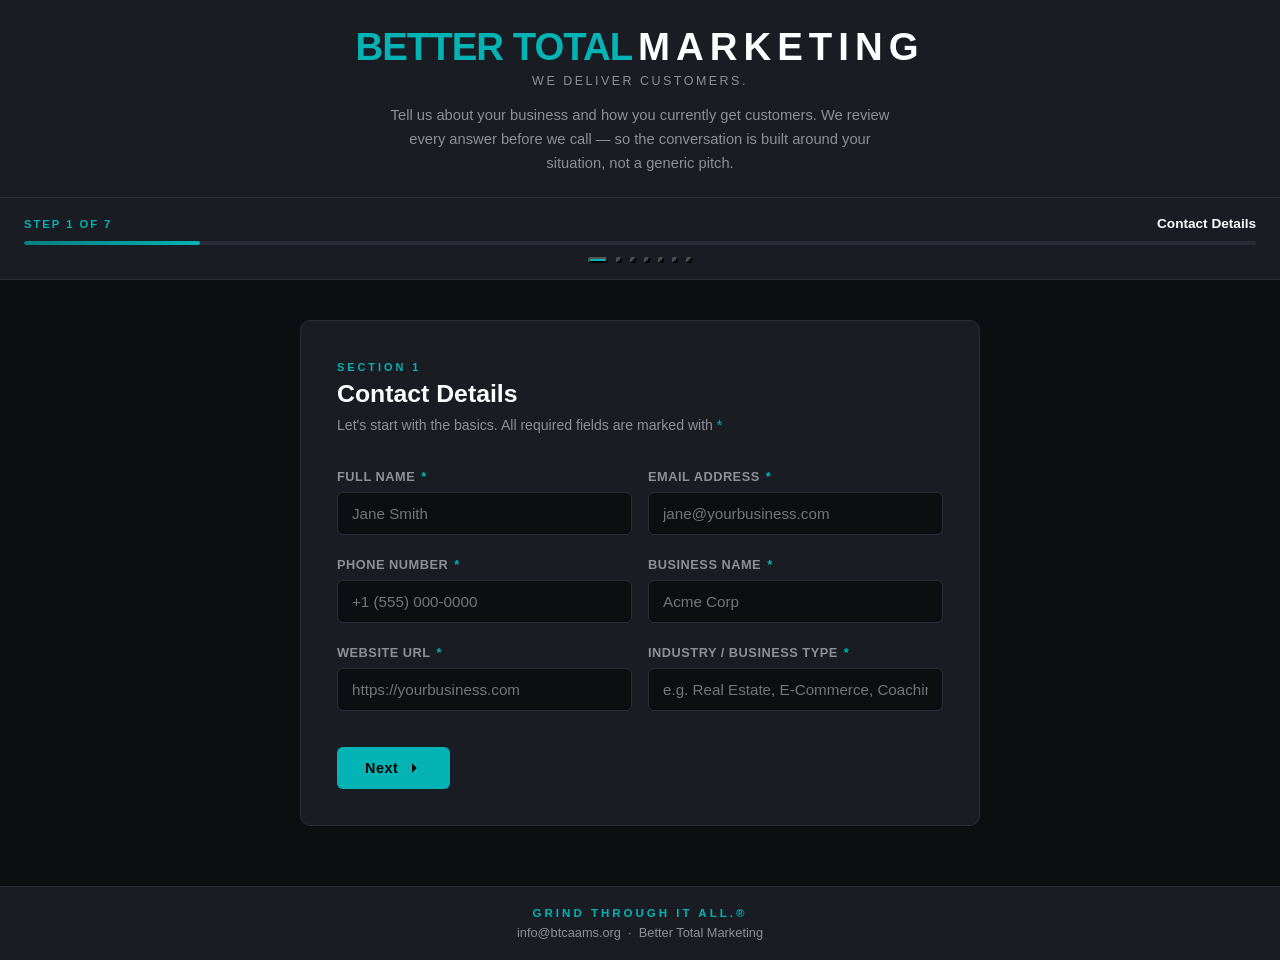
<file: questionnaire.html>
<!DOCTYPE html>
<html lang="en">
<head>
  <meta charset="UTF-8" />
  <meta name="viewport" content="width=device-width, initial-scale=1.0" />
  <title>AI Audit Intake Form — BTC Media</title>
  <style>
    *, *::before, *::after { box-sizing: border-box; margin: 0; padding: 0; }

    :root {
      --bg:        #0d0e12;
      --card:      #1a1c24;
      --border:    #2a2c38;
      --teal:      #04b3b4;
      --teal-dim:  #037e7f;
      --white:     #fcfeff;
      --muted:     #8e8f98;
      --red:       #e05252;
      --green:     #2ecc71;
      --font:      'Segoe UI', Arial, sans-serif;
      --radius:    10px;
      --transition: 0.32s cubic-bezier(0.4, 0, 0.2, 1);
    }

    html { scroll-behavior: smooth; }

    body {
      background: var(--bg);
      color: var(--white);
      font-family: var(--font);
      min-height: 100vh;
      display: flex;
      flex-direction: column;
    }

    /* ── HEADER ─────────────────────────────────────── */
    .site-header {
      background: var(--card);
      border-bottom: 1px solid var(--border);
      padding: 28px 24px 22px;
      text-align: center;
    }

    .logo {
      display: inline-flex;
      align-items: baseline;
      gap: 6px;
      text-decoration: none;
      line-height: 1;
    }

    .logo-btc {
      font-size: 2.4rem;
      font-weight: 900;
      color: var(--teal);
      letter-spacing: -1px;
      text-transform: uppercase;
    }

    .logo-media {
      font-size: 2.4rem;
      font-weight: 900;
      color: var(--white);
      letter-spacing: 6px;
      text-transform: uppercase;
    }

    .tagline {
      margin-top: 8px;
      font-size: 0.78rem;
      color: var(--muted);
      letter-spacing: 2.5px;
      text-transform: uppercase;
    }

    .form-intro {
      margin-top: 16px;
      font-size: 0.92rem;
      color: var(--muted);
      max-width: 520px;
      margin-left: auto;
      margin-right: auto;
      line-height: 1.6;
    }

    /* ── PROGRESS BAR ───────────────────────────────── */
    .progress-wrap {
      background: var(--card);
      border-bottom: 1px solid var(--border);
      padding: 18px 24px 16px;
      position: sticky;
      top: 0;
      z-index: 100;
    }

    .progress-meta {
      display: flex;
      justify-content: space-between;
      align-items: baseline;
      margin-bottom: 10px;
    }

    .progress-step-label {
      font-size: 0.7rem;
      letter-spacing: 2px;
      text-transform: uppercase;
      color: var(--teal);
      font-weight: 700;
    }

    .progress-section-name {
      font-size: 0.85rem;
      color: var(--white);
      font-weight: 600;
    }

    .progress-bar-track {
      width: 100%;
      height: 4px;
      background: var(--border);
      border-radius: 99px;
      overflow: hidden;
    }

    .progress-bar-fill {
      height: 100%;
      background: linear-gradient(90deg, var(--teal-dim), var(--teal));
      border-radius: 99px;
      transition: width var(--transition);
    }

    /* ── MAIN ───────────────────────────────────────── */
    main {
      flex: 1;
      width: 100%;
      max-width: 720px;
      margin: 0 auto;
      padding: 40px 20px 60px;
    }

    /* ── STEP CARDS ─────────────────────────────────── */
    .step {
      display: none;
      animation: stepIn var(--transition) both;
    }

    .step.active {
      display: block;
    }

    @keyframes stepIn {
      from { opacity: 0; transform: translateY(18px); }
      to   { opacity: 1; transform: translateY(0); }
    }

    @keyframes stepOut {
      from { opacity: 1; transform: translateY(0); }
      to   { opacity: 0; transform: translateY(-18px); }
    }

    .step.exiting {
      display: block;
      animation: stepOut var(--transition) both;
      pointer-events: none;
    }

    .card {
      background: var(--card);
      border: 1px solid var(--border);
      border-radius: var(--radius);
      padding: 40px 36px 36px;
    }

    .section-title {
      font-size: 0.68rem;
      letter-spacing: 3px;
      text-transform: uppercase;
      color: var(--teal);
      font-weight: 700;
      margin-bottom: 6px;
    }

    .section-heading {
      font-size: 1.55rem;
      font-weight: 800;
      color: var(--white);
      margin-bottom: 6px;
      line-height: 1.2;
    }

    .section-sub {
      font-size: 0.88rem;
      color: var(--muted);
      margin-bottom: 32px;
      line-height: 1.55;
    }

    /* ── FORM FIELDS ────────────────────────────────── */
    .field-group {
      margin-bottom: 22px;
    }

    .field-row {
      display: grid;
      gap: 16px;
      grid-template-columns: 1fr 1fr;
      margin-bottom: 22px;
    }

    .field-row .field-group {
      margin-bottom: 0;
    }

    label {
      display: block;
      font-size: 0.8rem;
      font-weight: 600;
      color: var(--muted);
      letter-spacing: 0.5px;
      text-transform: uppercase;
      margin-bottom: 8px;
    }

    label .req {
      color: var(--teal);
      margin-left: 2px;
    }

    label .opt {
      color: var(--muted);
      font-weight: 400;
      font-size: 0.7rem;
      letter-spacing: 0;
      text-transform: none;
      margin-left: 4px;
    }

    input[type="text"],
    input[type="email"],
    input[type="tel"],
    input[type="url"],
    input[type="number"],
    select,
    textarea {
      width: 100%;
      background: var(--bg);
      border: 1px solid var(--border);
      border-radius: 6px;
      color: var(--white);
      font-family: var(--font);
      font-size: 0.95rem;
      padding: 12px 14px;
      outline: none;
      transition: border-color 0.2s, box-shadow 0.2s;
      appearance: none;
      -webkit-appearance: none;
    }

    input[type="text"]:focus,
    input[type="email"]:focus,
    input[type="tel"]:focus,
    input[type="url"]:focus,
    input[type="number"]:focus,
    select:focus,
    textarea:focus {
      border-color: var(--teal);
      box-shadow: 0 0 0 3px rgba(4, 179, 180, 0.15);
    }

    input.invalid,
    select.invalid,
    textarea.invalid {
      border-color: var(--red);
      box-shadow: 0 0 0 3px rgba(224, 82, 82, 0.12);
    }

    .field-error {
      font-size: 0.75rem;
      color: var(--red);
      margin-top: 5px;
      display: none;
    }

    .field-error.visible {
      display: block;
    }

    select {
      background-image: url("data:image/svg+xml,%3Csvg xmlns='http://www.w3.org/2000/svg' width='12' height='8' viewBox='0 0 12 8'%3E%3Cpath fill='%238e8f98' d='M6 8L0 0h12z'/%3E%3C/svg%3E");
      background-repeat: no-repeat;
      background-position: right 14px center;
      padding-right: 36px;
      cursor: pointer;
    }

    select option {
      background: var(--card);
      color: var(--white);
    }

    textarea {
      resize: vertical;
      min-height: 100px;
      line-height: 1.6;
    }

    textarea.large {
      min-height: 140px;
    }

    /* ── RANGE SLIDER ───────────────────────────────── */
    .range-wrap {
      display: flex;
      align-items: center;
      gap: 16px;
    }

    .range-wrap input[type="range"] {
      flex: 1;
      -webkit-appearance: none;
      appearance: none;
      background: transparent;
      padding: 0;
      border: none;
      box-shadow: none;
      cursor: pointer;
    }

    .range-wrap input[type="range"]::-webkit-slider-runnable-track {
      height: 4px;
      background: var(--border);
      border-radius: 99px;
    }

    .range-wrap input[type="range"]::-webkit-slider-thumb {
      -webkit-appearance: none;
      width: 20px;
      height: 20px;
      border-radius: 50%;
      background: var(--teal);
      margin-top: -8px;
      box-shadow: 0 0 0 3px rgba(4, 179, 180, 0.2);
      transition: box-shadow 0.2s;
    }

    .range-wrap input[type="range"]:hover::-webkit-slider-thumb {
      box-shadow: 0 0 0 6px rgba(4, 179, 180, 0.25);
    }

    .range-wrap input[type="range"]::-moz-range-track {
      height: 4px;
      background: var(--border);
      border-radius: 99px;
    }

    .range-wrap input[type="range"]::-moz-range-thumb {
      width: 20px;
      height: 20px;
      border-radius: 50%;
      background: var(--teal);
      border: none;
      box-shadow: 0 0 0 3px rgba(4, 179, 180, 0.2);
    }

    .range-value {
      width: 36px;
      text-align: center;
      font-size: 1.2rem;
      font-weight: 800;
      color: var(--teal);
      flex-shrink: 0;
    }

    .range-labels {
      display: flex;
      justify-content: space-between;
      font-size: 0.72rem;
      color: var(--muted);
      margin-top: 6px;
      padding: 0 2px;
    }

    /* ── NAVIGATION BUTTONS ─────────────────────────── */
    .nav-row {
      display: flex;
      gap: 12px;
      margin-top: 36px;
      align-items: center;
    }

    .btn {
      display: inline-flex;
      align-items: center;
      gap: 8px;
      padding: 13px 28px;
      border-radius: 6px;
      font-family: var(--font);
      font-size: 0.9rem;
      font-weight: 700;
      letter-spacing: 0.5px;
      cursor: pointer;
      border: none;
      transition: background 0.2s, transform 0.12s, box-shadow 0.2s;
      text-decoration: none;
    }

    .btn:active { transform: scale(0.97); }

    .btn-teal {
      background: var(--teal);
      color: #000;
    }

    .btn-teal:hover {
      background: #05c8c9;
      box-shadow: 0 4px 20px rgba(4, 179, 180, 0.35);
    }

    .btn-ghost {
      background: transparent;
      color: var(--muted);
      border: 1px solid var(--border);
    }

    .btn-ghost:hover {
      background: var(--border);
      color: var(--white);
    }

    .btn-submit {
      background: var(--teal);
      color: #000;
      font-size: 1rem;
      padding: 16px 32px;
    }

    .btn-submit:hover {
      background: #05c8c9;
      box-shadow: 0 6px 28px rgba(4, 179, 180, 0.4);
    }

    .btn svg {
      width: 16px;
      height: 16px;
      fill: currentColor;
      flex-shrink: 0;
    }

    /* ── SUCCESS STATE ──────────────────────────────── */
    .success-screen {
      display: none;
      text-align: center;
      padding: 60px 36px;
    }

    .success-screen.active {
      display: block;
    }

    .success-icon {
      width: 72px;
      height: 72px;
      border-radius: 50%;
      background: rgba(46, 204, 113, 0.12);
      border: 2px solid var(--green);
      display: inline-flex;
      align-items: center;
      justify-content: center;
      margin-bottom: 28px;
    }

    .success-icon svg {
      width: 36px;
      height: 36px;
      fill: var(--green);
    }

    .success-heading {
      font-size: 1.8rem;
      font-weight: 900;
      color: var(--white);
      margin-bottom: 14px;
    }

    .success-body {
      font-size: 0.95rem;
      color: var(--muted);
      line-height: 1.7;
      max-width: 440px;
      margin: 0 auto 28px;
    }

    .success-motto {
      font-size: 0.78rem;
      letter-spacing: 3px;
      text-transform: uppercase;
      color: var(--teal);
      font-weight: 700;
    }

    /* ── DIVIDER ────────────────────────────────────── */
    .divider {
      height: 1px;
      background: var(--border);
      margin: 28px 0;
    }

    /* ── HINT TEXT ──────────────────────────────────── */
    .hint {
      font-size: 0.75rem;
      color: var(--muted);
      margin-top: 5px;
      line-height: 1.5;
    }

    /* ── FOOTER ─────────────────────────────────────── */
    footer {
      background: var(--card);
      border-top: 1px solid var(--border);
      padding: 20px 24px;
      text-align: center;
    }

    .footer-motto {
      font-size: 0.72rem;
      letter-spacing: 3px;
      text-transform: uppercase;
      color: var(--teal);
      font-weight: 700;
      margin-bottom: 6px;
    }

    .footer-contact {
      font-size: 0.8rem;
      color: var(--muted);
    }

    .footer-contact a {
      color: var(--muted);
      text-decoration: none;
    }

    .footer-contact a:hover {
      color: var(--teal);
    }

    /* ── RESPONSIVE ─────────────────────────────────── */
    @media (max-width: 600px) {
      .card { padding: 28px 20px 24px; }
      .field-row { grid-template-columns: 1fr; }
      .section-heading { font-size: 1.25rem; }
      .logo-btc, .logo-media { font-size: 1.9rem; }
      .btn-submit { font-size: 0.88rem; padding: 14px 20px; }
      .nav-row { flex-direction: column-reverse; }
      .btn { width: 100%; justify-content: center; }
    }

    @media (max-width: 400px) {
      .logo-btc, .logo-media { font-size: 1.55rem; }
    }

    /* ── STEP INDICATOR DOTS ────────────────────────── */
    .step-dots {
      display: flex;
      justify-content: center;
      gap: 8px;
      margin-top: 12px;
    }

    .step-dot {
      width: 6px;
      height: 6px;
      border-radius: 50%;
      background: var(--border);
      transition: background var(--transition), width var(--transition);
      cursor: pointer;
    }

    .step-dot.active {
      background: var(--teal);
      width: 20px;
      border-radius: 3px;
    }

    .step-dot.done {
      background: var(--teal-dim);
    }
  </style>
</head>
<body>

  <!-- ── HEADER ───────────────────────────────────────── -->
  <header class="site-header">
    <a class="logo" href="index.html">
      <span class="logo-btc">Better Total</span><span class="logo-media"> Marketing</span>
    </a>
    <p class="tagline">We Deliver Customers.</p>
    <p class="form-intro">
      Tell us about your business and how you currently get customers. We review every answer before we call —
      so the conversation is built around your situation, not a generic pitch.
    </p>
  </header>

  <!-- ── PROGRESS BAR ─────────────────────────────────── -->
  <div class="progress-wrap" id="progressWrap">
    <div class="progress-meta">
      <span class="progress-step-label" id="progressLabel">Step 1 of 7</span>
      <span class="progress-section-name" id="progressName">Contact Details</span>
    </div>
    <div class="progress-bar-track">
      <div class="progress-bar-fill" id="progressFill" style="width: 14.28%"></div>
    </div>
    <div class="step-dots" id="stepDots"></div>
  </div>

  <!-- ── MAIN ─────────────────────────────────────────── -->
  <main>

    <!-- ═══════════════════════════════════════════════ -->
    <!-- STEP 1 — Contact Details                        -->
    <!-- ═══════════════════════════════════════════════ -->
    <div class="step active" id="step1">
      <div class="card">
        <p class="section-title">Section 1</p>
        <h2 class="section-heading">Contact Details</h2>
        <p class="section-sub">Let's start with the basics. All required fields are marked with <span style="color:var(--teal)">*</span></p>

        <div class="field-row">
          <div class="field-group">
            <label for="fullName">Full Name <span class="req">*</span></label>
            <input type="text" id="fullName" name="fullName" placeholder="Jane Smith" autocomplete="name" />
            <p class="field-error" id="err-fullName">Please enter your full name.</p>
          </div>
          <div class="field-group">
            <label for="email">Email Address <span class="req">*</span></label>
            <input type="email" id="email" name="email" placeholder="jane@yourbusiness.com" autocomplete="email" />
            <p class="field-error" id="err-email">Please enter a valid email address.</p>
          </div>
        </div>

        <div class="field-row">
          <div class="field-group">
            <label for="phone">Phone Number <span class="req">*</span></label>
            <input type="tel" id="phone" name="phone" placeholder="+1 (555) 000-0000" autocomplete="tel" />
            <p class="field-error" id="err-phone">Please enter a phone number.</p>
          </div>
          <div class="field-group">
            <label for="businessName">Business Name <span class="req">*</span></label>
            <input type="text" id="businessName" name="businessName" placeholder="Acme Corp" autocomplete="organization" />
            <p class="field-error" id="err-businessName">Please enter your business name.</p>
          </div>
        </div>

        <div class="field-row">
          <div class="field-group">
            <label for="website">Website URL <span class="req">*</span></label>
            <input type="url" id="website" name="website" placeholder="https://yourbusiness.com" autocomplete="url" />
            <p class="field-error" id="err-website">Please enter a valid website URL.</p>
          </div>
          <div class="field-group">
            <label for="industry">Industry / Business Type <span class="req">*</span></label>
            <input type="text" id="industry" name="industry" placeholder="e.g. Real Estate, E-Commerce, Coaching" />
            <p class="field-error" id="err-industry">Please enter your industry.</p>
          </div>
        </div>

        <div class="nav-row">
          <button class="btn btn-teal" onclick="nextStep()">
            Next
            <svg viewBox="0 0 24 24"><path d="M9 5l7 7-7 7"/></svg>
          </button>
        </div>
      </div>
    </div>

    <!-- ═══════════════════════════════════════════════ -->
    <!-- STEP 2 — Business Overview                      -->
    <!-- ═══════════════════════════════════════════════ -->
    <div class="step" id="step2">
      <div class="card">
        <p class="section-title">Section 2</p>
        <h2 class="section-heading">Business Overview</h2>
        <p class="section-sub">Help us understand the shape of your business before we dig into the details.</p>

        <div class="field-group">
          <label for="bizDescription">What do you do and who do you serve? <span class="req">*</span></label>
          <textarea id="bizDescription" name="bizDescription" class="large" placeholder="Describe your business, what products or services you offer, and who your ideal customers are. Be as specific as possible."></textarea>
          <p class="field-error" id="err-bizDescription">Please describe your business.</p>
        </div>

        <div class="field-row">
          <div class="field-group">
            <label for="revenue">Annual Turnover / Revenue Range <span class="req">*</span></label>
            <select id="revenue" name="revenue">
              <option value="">— Select range —</option>
              <option value="under-100k">Under $100K</option>
              <option value="100k-250k">$100K – $250K</option>
              <option value="250k-500k">$250K – $500K</option>
              <option value="500k-1m">$500K – $1M</option>
              <option value="1m-plus">$1M+</option>
            </select>
            <p class="field-error" id="err-revenue">Please select a revenue range.</p>
          </div>
          <div class="field-group">
            <label for="yearsInBiz">How long have you been in business? <span class="req">*</span></label>
            <select id="yearsInBiz" name="yearsInBiz">
              <option value="">— Select range —</option>
              <option value="under-1">Under 1 year</option>
              <option value="1-3">1–3 years</option>
              <option value="3-5">3–5 years</option>
              <option value="5-10">5–10 years</option>
              <option value="10-plus">10+ years</option>
            </select>
            <p class="field-error" id="err-yearsInBiz">Please select how long you've been in business.</p>
          </div>
        </div>

        <div class="field-group">
          <label for="employees">Number of Employees <span class="req">*</span></label>
          <select id="employees" name="employees">
            <option value="">— Select range —</option>
            <option value="solo">Solo (just me)</option>
            <option value="2-5">2–5</option>
            <option value="6-20">6–20</option>
            <option value="21-50">21–50</option>
            <option value="50-plus">50+</option>
          </select>
          <p class="field-error" id="err-employees">Please select your team size.</p>
        </div>

        <div class="nav-row">
          <button class="btn btn-teal" onclick="nextStep()">
            Next
            <svg viewBox="0 0 24 24"><path d="M9 5l7 7-7 7"/></svg>
          </button>
          <button class="btn btn-ghost" onclick="prevStep()">
            <svg viewBox="0 0 24 24"><path d="M15 19l-7-7 7-7"/></svg>
            Back
          </button>
        </div>
      </div>
    </div>

    <!-- ═══════════════════════════════════════════════ -->
    <!-- STEP 3 — Customer Journey                       -->
    <!-- ═══════════════════════════════════════════════ -->
    <div class="step" id="step3">
      <div class="card">
        <p class="section-title">Section 3</p>
        <h2 class="section-heading">Customer Journey</h2>
        <p class="section-sub">Walk us through how a stranger becomes a paying client — this is where we find your biggest leverage points.</p>

        <div class="field-group">
          <label for="customerJourney">Walk us through your customer journey from first contact to closed sale <span class="req">*</span></label>
          <textarea id="customerJourney" name="customerJourney" class="large" placeholder="e.g. Lead sees our Instagram ad → fills out a form → gets a call from us → we send a proposal → follow up twice → close or lose. Include who handles each step and what tools are involved."></textarea>
          <p class="field-error" id="err-customerJourney">Please describe your customer journey.</p>
        </div>

        <div class="field-row">
          <div class="field-group">
            <label for="timeToClose">Average time from first contact to close <span class="req">*</span></label>
            <input type="text" id="timeToClose" name="timeToClose" placeholder='e.g. "3 days", "2 weeks", "3 months"' />
            <p class="field-error" id="err-timeToClose">Please enter your average close time.</p>
          </div>
          <div class="field-group">
            <label for="avgOrderValue">Average Order / Project Value ($) <span class="req">*</span></label>
            <input type="number" id="avgOrderValue" name="avgOrderValue" placeholder="e.g. 2500" min="0" />
            <p class="field-error" id="err-avgOrderValue">Please enter your average order value.</p>
          </div>
        </div>

        <div class="field-row">
          <div class="field-group">
            <label for="cac">Customer Acquisition Cost (CAC) <span class="opt">(optional, $ if known)</span></label>
            <input type="number" id="cac" name="cac" placeholder="e.g. 150" min="0" />
          </div>
          <div class="field-group">
            <label for="ltv">Customer Lifetime Value (LTV) <span class="opt">(optional, $ if known)</span></label>
            <input type="number" id="ltv" name="ltv" placeholder="e.g. 4000" min="0" />
          </div>
        </div>

        <div class="field-group">
          <label for="conversionRate">Current Lead Conversion Rate <span class="opt">(optional, %)</span></label>
          <input type="number" id="conversionRate" name="conversionRate" placeholder="e.g. 22" min="0" max="100" />
          <p class="hint">What percentage of leads become paying clients?</p>
        </div>

        <div class="nav-row">
          <button class="btn btn-teal" onclick="nextStep()">
            Next
            <svg viewBox="0 0 24 24"><path d="M9 5l7 7-7 7"/></svg>
          </button>
          <button class="btn btn-ghost" onclick="prevStep()">
            <svg viewBox="0 0 24 24"><path d="M15 19l-7-7 7-7"/></svg>
            Back
          </button>
        </div>
      </div>
    </div>

    <!-- ═══════════════════════════════════════════════ -->
    <!-- STEP 4 — Goals & Pain                           -->
    <!-- ═══════════════════════════════════════════════ -->
    <div class="step" id="step4">
      <div class="card">
        <p class="section-title">Section 4</p>
        <h2 class="section-heading">Goals &amp; Pain Points</h2>
        <p class="section-sub">Be brutally honest here. The more specific you are about what's broken, the better your audit will be.</p>

        <div class="field-group">
          <label for="goal12mo">What is your #1 business goal for the next 12 months? <span class="req">*</span></label>
          <textarea id="goal12mo" name="goal12mo" placeholder="e.g. Hit $500K in revenue, launch a second location, close 20 recurring retainers, hire a team of 5..."></textarea>
          <p class="field-error" id="err-goal12mo">Please share your #1 goal.</p>
        </div>

        <div class="field-group">
          <label for="dreamOutcome">What does your dream outcome look like after working with us? <span class="req">*</span></label>
          <textarea id="dreamOutcome" name="dreamOutcome" placeholder="Paint the picture. What does your business look like 90 days after we've implemented everything? What's different?"></textarea>
          <p class="field-error" id="err-dreamOutcome">Please describe your dream outcome.</p>
        </div>

        <div class="field-group">
          <label for="biggestProblem">What is your biggest problem or bottleneck right now? <span class="req">*</span></label>
          <textarea id="biggestProblem" name="biggestProblem" placeholder="e.g. We can't keep up with lead follow-up. We lose clients between quote and close. Our onboarding takes 4 weeks and clients hate it..."></textarea>
          <p class="field-error" id="err-biggestProblem">Please describe your biggest bottleneck.</p>
        </div>

        <div class="field-group">
          <label for="alreadyTried">What have you already tried to solve it? <span class="req">*</span></label>
          <textarea id="alreadyTried" name="alreadyTried" placeholder="e.g. Hired a VA, tried Zapier automations, bought a CRM, took a course... Be specific about what worked and what didn't."></textarea>
          <p class="field-error" id="err-alreadyTried">Please tell us what you've already tried.</p>
        </div>

        <div class="nav-row">
          <button class="btn btn-teal" onclick="nextStep()">
            Next
            <svg viewBox="0 0 24 24"><path d="M9 5l7 7-7 7"/></svg>
          </button>
          <button class="btn btn-ghost" onclick="prevStep()">
            <svg viewBox="0 0 24 24"><path d="M15 19l-7-7 7-7"/></svg>
            Back
          </button>
        </div>
      </div>
    </div>

    <!-- ═══════════════════════════════════════════════ -->
    <!-- STEP 5 — Workflows & Tools                      -->
    <!-- ═══════════════════════════════════════════════ -->
    <div class="step" id="step5">
      <div class="card">
        <p class="section-title">Section 5</p>
        <h2 class="section-heading">Workflows &amp; Tools</h2>
        <p class="section-sub">This is where we find the automation gold. Walk us through how work actually gets done.</p>

        <div class="field-group">
          <label for="criticalWorkflows">Describe your 2–3 most critical business workflows <span class="req">*</span></label>
          <textarea id="criticalWorkflows" name="criticalWorkflows" class="large" placeholder="e.g.&#10;1. LEAD FOLLOW-UP: New lead enters GHL → VA calls within 10 min → if no answer, text is sent → follow up daily for 5 days manually...&#10;2. CLIENT ONBOARDING: After payment, we email a PDF welcome guide → schedule kickoff call manually → create a Notion project by hand...&#10;3. INVOICING: Invoice is created in QuickBooks → emailed manually → we chase payment by phone after 14 days..."></textarea>
          <p class="field-error" id="err-criticalWorkflows">Please describe your key workflows.</p>
        </div>

        <div class="field-group">
          <label for="currentTools">What tools and software are you currently using? <span class="req">*</span></label>
          <textarea id="currentTools" name="currentTools" placeholder="e.g. GoHighLevel (CRM), QuickBooks (accounting), Calendly (scheduling), Notion (project management), Canva, Stripe, Shopify, Slack, Zoom..."></textarea>
          <p class="field-error" id="err-currentTools">Please list your current tools.</p>
        </div>

        <div class="field-group">
          <label for="wishAutomated">What do you currently do manually that you wish was automated? <span class="req">*</span></label>
          <textarea id="wishAutomated" name="wishAutomated" placeholder="e.g. Sending follow-up emails, creating invoices, posting to social media, entering leads into the CRM, scheduling reminders, pulling weekly reports..."></textarea>
          <p class="field-error" id="err-wishAutomated">Please describe what you'd like automated.</p>
        </div>

        <div class="field-group">
          <label for="techSavvy">On a scale of 1–10, how tech-savvy is your team? <span class="req">*</span></label>
          <div class="range-wrap">
            <input type="range" id="techSavvy" name="techSavvy" min="1" max="10" value="5"
                   oninput="document.getElementById('techSavvyVal').textContent = this.value" />
            <span class="range-value" id="techSavvyVal">5</span>
          </div>
          <div class="range-labels">
            <span>1 — Not at all</span>
            <span>10 — Power users</span>
          </div>
        </div>

        <div class="nav-row">
          <button class="btn btn-teal" onclick="nextStep()">
            Next
            <svg viewBox="0 0 24 24"><path d="M9 5l7 7-7 7"/></svg>
          </button>
          <button class="btn btn-ghost" onclick="prevStep()">
            <svg viewBox="0 0 24 24"><path d="M15 19l-7-7 7-7"/></svg>
            Back
          </button>
        </div>
      </div>
    </div>

    <!-- ═══════════════════════════════════════════════ -->
    <!-- STEP 6 — Key Metrics                            -->
    <!-- ═══════════════════════════════════════════════ -->
    <div class="step" id="step6">
      <div class="card">
        <p class="section-title">Section 6</p>
        <h2 class="section-heading">Key Metrics</h2>
        <p class="section-sub">Numbers don't lie. Give us your best estimates — ballpark figures are fine if exact numbers aren't at hand.</p>

        <div class="field-row">
          <div class="field-group">
            <label for="monthlyRevenue">Monthly Revenue (avg) <span class="req">*</span></label>
            <input type="number" id="monthlyRevenue" name="monthlyRevenue" placeholder="e.g. 25000" min="0" />
            <p class="hint">Average monthly gross revenue in USD</p>
            <p class="field-error" id="err-monthlyRevenue">Please enter your average monthly revenue.</p>
          </div>
          <div class="field-group">
            <label for="monthlyExpenses">Monthly Expenses (avg) <span class="req">*</span></label>
            <input type="number" id="monthlyExpenses" name="monthlyExpenses" placeholder="e.g. 12000" min="0" />
            <p class="hint">Average monthly total outgoings in USD</p>
            <p class="field-error" id="err-monthlyExpenses">Please enter your average monthly expenses.</p>
          </div>
        </div>

        <div class="field-row">
          <div class="field-group">
            <label for="monthlyProfit">Monthly Profit (avg) <span class="req">*</span></label>
            <input type="number" id="monthlyProfit" name="monthlyProfit" placeholder="e.g. 13000" min="0" />
            <p class="hint">Revenue minus expenses</p>
            <p class="field-error" id="err-monthlyProfit">Please enter your average monthly profit.</p>
          </div>
          <div class="field-group">
            <label for="adminHours">Hours/week spent on admin &amp; manual tasks <span class="req">*</span></label>
            <input type="number" id="adminHours" name="adminHours" placeholder="e.g. 15" min="0" max="168" />
            <p class="hint">Honest estimate — include your whole team</p>
            <p class="field-error" id="err-adminHours">Please enter your weekly admin hours.</p>
          </div>
        </div>

        <div class="field-group">
          <label for="revenueLeak">Biggest revenue leak or waste <span class="req">*</span></label>
          <textarea id="revenueLeak" name="revenueLeak" placeholder="e.g. We lose $3K/month chasing unpaid invoices. We spend 10 hours/week on tasks a $20/hr VA could handle. Our no-show rate on sales calls is 40%..."></textarea>
          <p class="field-error" id="err-revenueLeak">Please describe your biggest revenue leak.</p>
        </div>

        <div class="nav-row">
          <button class="btn btn-teal" onclick="nextStep()">
            Next
            <svg viewBox="0 0 24 24"><path d="M9 5l7 7-7 7"/></svg>
          </button>
          <button class="btn btn-ghost" onclick="prevStep()">
            <svg viewBox="0 0 24 24"><path d="M15 19l-7-7 7-7"/></svg>
            Back
          </button>
        </div>
      </div>
    </div>

    <!-- ═══════════════════════════════════════════════ -->
    <!-- STEP 7 — Additional Context                     -->
    <!-- ═══════════════════════════════════════════════ -->
    <div class="step" id="step7">
      <div class="card">
        <p class="section-title">Section 7</p>
        <h2 class="section-heading">Additional Context</h2>
        <p class="section-sub">Final details so we can show up fully prepared on your call.</p>

        <div class="field-group">
          <label for="anythingElse">Is there anything else we should know before our call? <span class="opt">(optional)</span></label>
          <textarea id="anythingElse" name="anythingElse" class="large" placeholder="Partnerships, legal constraints, recent pivots, team dynamics, technology in-flight, anything that gives us context..."></textarea>
        </div>

        <div class="field-row">
          <div class="field-group">
            <label for="hearAbout">How did you hear about Better Total Marketing? <span class="req">*</span></label>
            <select id="hearAbout" name="hearAbout">
              <option value="">— Select one —</option>
              <option value="referral">Referral</option>
              <option value="social-media">Social Media</option>
              <option value="google">Google</option>
              <option value="event">Event / Conference</option>
              <option value="other">Other</option>
            </select>
            <p class="field-error" id="err-hearAbout">Please tell us how you found us.</p>
          </div>
          <div class="field-group">
            <label for="referralName">Referral name <span class="opt">(optional)</span></label>
            <input type="text" id="referralName" name="referralName" placeholder="Who referred you? We'd love to thank them." />
          </div>
        </div>

        <div class="field-group">
          <label for="callPrefs">Preferred call time notes <span class="opt">(optional)</span></label>
          <input type="text" id="callPrefs" name="callPrefs" placeholder='e.g. "Mornings only EST", "After 3pm", "Any time Tue/Thu"' />
          <p class="hint">We'll use this when scheduling your debrief call.</p>
        </div>

        <div class="divider"></div>

        <div style="background: rgba(4,179,180,0.07); border: 1px solid rgba(4,179,180,0.25); border-radius: 8px; padding: 20px 22px; margin-bottom: 8px;">
          <p style="font-size:0.8rem; color:var(--teal); font-weight:700; letter-spacing:1px; text-transform:uppercase; margin-bottom:6px;">You're almost done</p>
          <p style="font-size:0.88rem; color:var(--muted); line-height:1.6;">Once you submit, your auditor will review every answer before your call. Expect a confirmation email at the address you provided within 24 hours. Come ready to dig in.</p>
        </div>

        <div class="nav-row">
          <button class="btn btn-submit" onclick="handleSubmit()">
            Submit &amp; Prepare for My Call&nbsp;&nbsp;→
          </button>
          <button class="btn btn-ghost" onclick="prevStep()">
            <svg viewBox="0 0 24 24"><path d="M15 19l-7-7 7-7"/></svg>
            Back
          </button>
        </div>
      </div>
    </div>

    <!-- ═══════════════════════════════════════════════ -->
    <!-- SUCCESS SCREEN                                  -->
    <!-- ═══════════════════════════════════════════════ -->
    <div class="card success-screen" id="successScreen">
      <div class="success-icon">
        <svg viewBox="0 0 24 24"><path d="M20 6L9 17l-5-5"/></svg>
      </div>
      <h2 class="success-heading">You're in the system.</h2>
      <p class="success-body">
        Your intake form has been submitted. Your auditor will review every answer before your call
        and arrive fully prepared to map your biggest opportunities.
        <br/><br/>
        Expect a confirmation email within 24 hours. In the meantime — stay focused.
      </p>
      <p class="success-motto">GRIND THROUGH IT ALL.®</p>
    </div>

  </main>

  <!-- ── FOOTER ───────────────────────────────────────── -->
  <footer>
    <p class="footer-motto">GRIND THROUGH IT ALL.®</p>
    <p class="footer-contact">
      <a href="mailto:info@btcaams.org">info@btcaams.org</a>
      &nbsp;·&nbsp;
      <a href="index.html">Better Total Marketing</a>
    </p>
  </footer>

  <script>
    // ── State ───────────────────────────────────────────
    const TOTAL_STEPS = 7;
    const SECTION_NAMES = [
      'Contact Details',
      'Business Overview',
      'Customer Journey',
      'Goals & Pain Points',
      'Workflows & Tools',
      'Key Metrics',
      'Additional Context'
    ];

    let currentStep = 1;

    // ── Validation map ──────────────────────────────────
    // Each entry: { id, type, label }
    // type: 'text' | 'email' | 'select' | 'url' | 'number' | 'textarea'
    const REQUIRED_BY_STEP = {
      1: [
        { id: 'fullName',     type: 'text' },
        { id: 'email',        type: 'email' },
        { id: 'phone',        type: 'text' },
        { id: 'businessName', type: 'text' },
        { id: 'website',      type: 'url' },
        { id: 'industry',     type: 'text' }
      ],
      2: [
        { id: 'bizDescription', type: 'textarea' },
        { id: 'revenue',        type: 'select' },
        { id: 'yearsInBiz',     type: 'select' },
        { id: 'employees',      type: 'select' }
      ],
      3: [
        { id: 'customerJourney', type: 'textarea' },
        { id: 'timeToClose',     type: 'text' },
        { id: 'avgOrderValue',   type: 'number' }
      ],
      4: [
        { id: 'goal12mo',       type: 'textarea' },
        { id: 'dreamOutcome',   type: 'textarea' },
        { id: 'biggestProblem', type: 'textarea' },
        { id: 'alreadyTried',   type: 'textarea' }
      ],
      5: [
        { id: 'criticalWorkflows', type: 'textarea' },
        { id: 'currentTools',      type: 'textarea' },
        { id: 'wishAutomated',     type: 'textarea' }
      ],
      6: [
        { id: 'monthlyRevenue',  type: 'number' },
        { id: 'monthlyExpenses', type: 'number' },
        { id: 'monthlyProfit',   type: 'number' },
        { id: 'adminHours',      type: 'number' },
        { id: 'revenueLeak',     type: 'textarea' }
      ],
      7: [
        { id: 'hearAbout', type: 'select' }
      ]
    };

    // ── Validation helpers ──────────────────────────────
    function isValidEmail(v) {
      return /^[^\s@]+@[^\s@]+\.[^\s@]+$/.test(v.trim());
    }

    function isValidUrl(v) {
      try {
        const u = new URL(v.trim().startsWith('http') ? v.trim() : 'https://' + v.trim());
        return u.hostname.includes('.');
      } catch { return false; }
    }

    function validateStep(step) {
      const fields = REQUIRED_BY_STEP[step] || [];
      let valid = true;

      fields.forEach(f => {
        const el = document.getElementById(f.id);
        const errEl = document.getElementById('err-' + f.id);
        const val = el ? el.value.trim() : '';
        let fieldOk = true;

        if (!val) {
          fieldOk = false;
        } else if (f.type === 'email' && !isValidEmail(val)) {
          fieldOk = false;
        } else if (f.type === 'url' && !isValidUrl(val)) {
          fieldOk = false;
        } else if (f.type === 'number' && isNaN(parseFloat(val))) {
          fieldOk = false;
        }

        if (el) {
          el.classList.toggle('invalid', !fieldOk);
        }
        if (errEl) {
          errEl.classList.toggle('visible', !fieldOk);
        }
        if (!fieldOk) valid = false;
      });

      return valid;
    }

    // Clear validation state when user starts typing
    document.addEventListener('input', function(e) {
      const el = e.target;
      if (el.classList.contains('invalid')) {
        el.classList.remove('invalid');
        const errEl = document.getElementById('err-' + el.id);
        if (errEl) errEl.classList.remove('visible');
      }
    });

    document.addEventListener('change', function(e) {
      const el = e.target;
      if (el.classList.contains('invalid')) {
        el.classList.remove('invalid');
        const errEl = document.getElementById('err-' + el.id);
        if (errEl) errEl.classList.remove('visible');
      }
    });

    // ── Step navigation ─────────────────────────────────
    function showStep(n) {
      const prev = document.getElementById('step' + currentStep);
      const next = document.getElementById('step' + n);

      if (prev) {
        prev.classList.add('exiting');
        setTimeout(() => {
          prev.classList.remove('active', 'exiting');
        }, 320);
      }

      setTimeout(() => {
        if (next) {
          next.classList.add('active');
        }
      }, 160);

      currentStep = n;
      updateProgress();
    }

    function nextStep() {
      if (!validateStep(currentStep)) {
        // Scroll to first error
        const firstInvalid = document.querySelector('#step' + currentStep + ' .invalid');
        if (firstInvalid) {
          firstInvalid.scrollIntoView({ behavior: 'smooth', block: 'center' });
        }
        return;
      }
      if (currentStep < TOTAL_STEPS) {
        showStep(currentStep + 1);
        window.scrollTo({ top: 0, behavior: 'smooth' });
      }
    }

    function prevStep() {
      if (currentStep > 1) {
        showStep(currentStep - 1);
        window.scrollTo({ top: 0, behavior: 'smooth' });
      }
    }

    function handleSubmit() {
      if (!validateStep(currentStep)) {
        const firstInvalid = document.querySelector('#step' + currentStep + ' .invalid');
        if (firstInvalid) {
          firstInvalid.scrollIntoView({ behavior: 'smooth', block: 'center' });
        }
        return;
      }

      // Hide all steps and progress
      for (let i = 1; i <= TOTAL_STEPS; i++) {
        const s = document.getElementById('step' + i);
        if (s) s.classList.remove('active');
      }
      document.getElementById('progressWrap').style.display = 'none';

      const success = document.getElementById('successScreen');
      success.classList.add('active');
      window.scrollTo({ top: 0, behavior: 'smooth' });
    }

    // ── Progress bar & dots ─────────────────────────────
    function buildDots() {
      const container = document.getElementById('stepDots');
      container.innerHTML = '';
      for (let i = 1; i <= TOTAL_STEPS; i++) {
        const dot = document.createElement('button');
        dot.className = 'step-dot';
        dot.setAttribute('aria-label', 'Go to step ' + i);
        dot.dataset.step = i;
        dot.onclick = function() { jumpToStep(parseInt(this.dataset.step)); };
        container.appendChild(dot);
      }
    }

    function jumpToStep(n) {
      // Only allow jumping to already-visited or current step
      if (n <= currentStep) {
        showStep(n);
        window.scrollTo({ top: 0, behavior: 'smooth' });
      }
    }

    function updateProgress() {
      const pct = (currentStep / TOTAL_STEPS) * 100;
      document.getElementById('progressFill').style.width = pct + '%';
      document.getElementById('progressLabel').textContent = 'Step ' + currentStep + ' of ' + TOTAL_STEPS;
      document.getElementById('progressName').textContent = SECTION_NAMES[currentStep - 1];

      const dots = document.querySelectorAll('.step-dot');
      dots.forEach((dot, idx) => {
        const s = idx + 1;
        dot.classList.remove('active', 'done');
        if (s === currentStep) dot.classList.add('active');
        else if (s < currentStep) dot.classList.add('done');
      });
    }

    // ── Init ────────────────────────────────────────────
    buildDots();
    updateProgress();
  </script>
</body>
</html>
</file>
